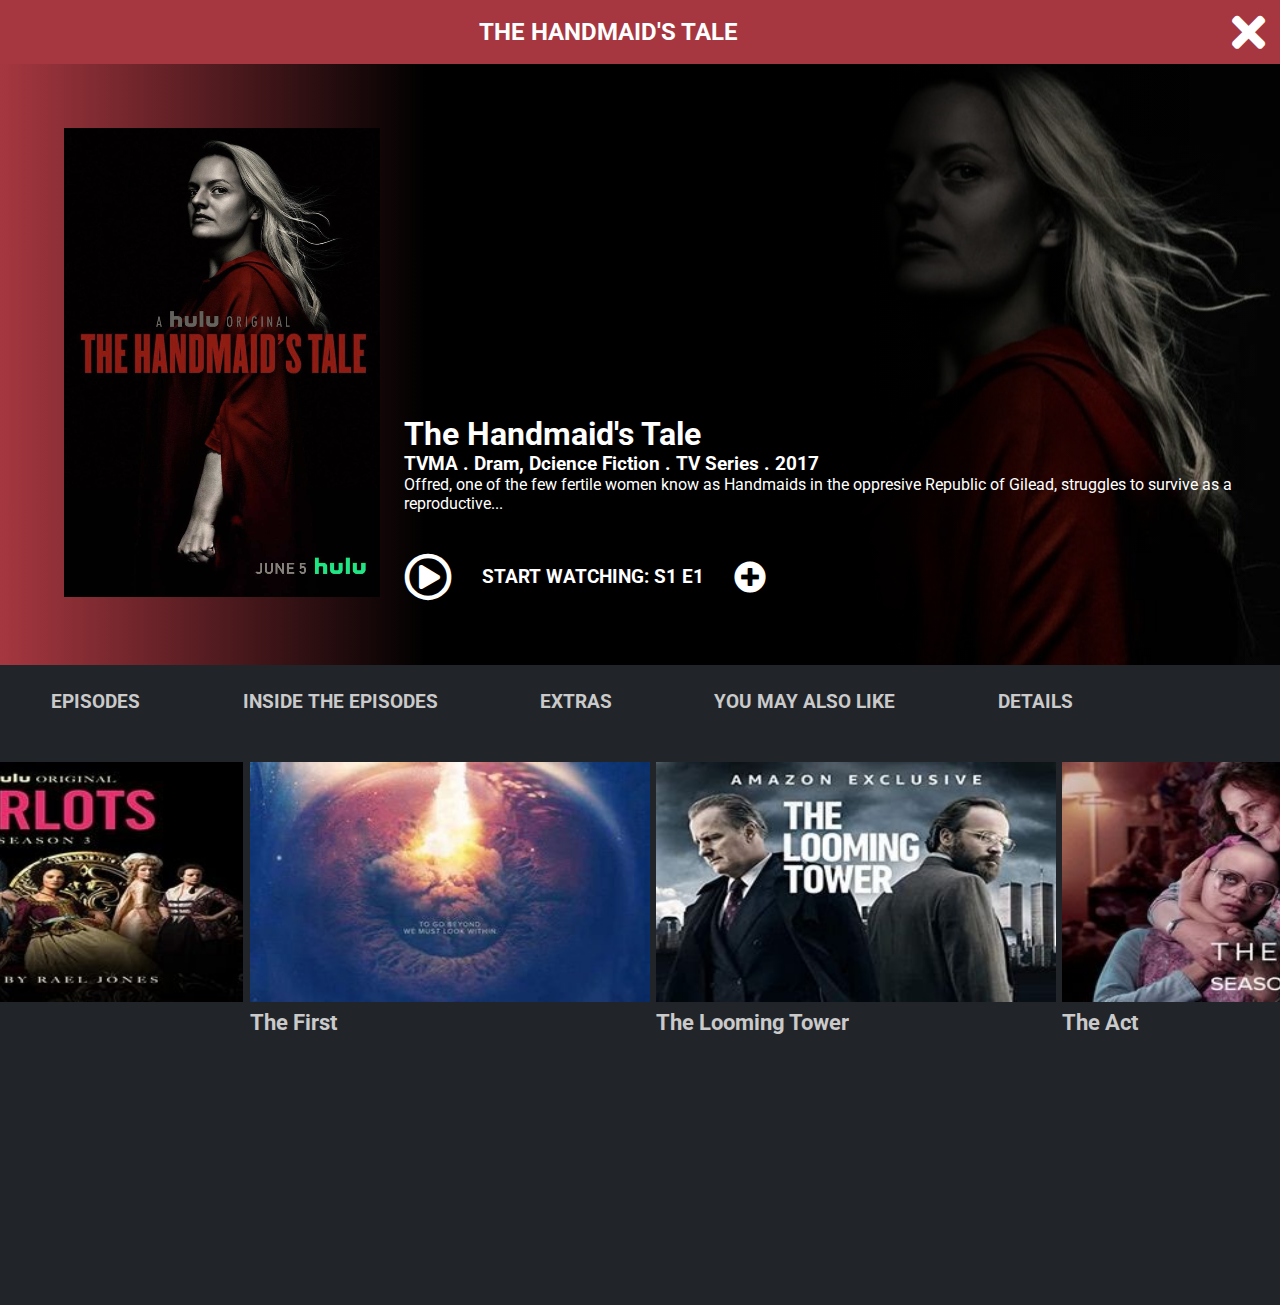
<file: index.html>
<!DOCTYPE html>
<html lang="en">
<head>
    <meta charset="UTF-8">
    <meta http-equiv="X-UA-Compatible" content="IE=edge">
    <meta name="viewport" content="width=device-width, initial-scale=1.0">
    <link rel="stylesheet" href="style.css">
    <link rel="preconnect" href="https://fonts.googleapis.com">
    <link rel="preconnect" href="https://fonts.gstatic.com" crossorigin>
    <link href="https://fonts.googleapis.com/css2?family=Roboto:wght@100;400;500&display=swap" rel="stylesheet">
    <link href="fontawesome-free-5.15.4-web/css/all.css" rel="stylesheet">
    <title>Document</title>
</head>
<body>
    <header>
        <div class="bandeau">
            <h2>THE HANDMAID'S TALE</h2><i class="fas fa-times fa-3x"></i>
        </div>
        <div class="img_chiante">
        <div class="container">
            <div><img src="cover.png"></div>
            <div class="txt-cover">
                <div>
                    <h1>The Handmaid's Tale</h1>
                </div>
                <div class="para">
                    <h3>TVMA . Dram, Dcience Fiction . TV Series . 2017 </h3>
                    <p>Offred, one of the few fertile women know as Handmaids in the oppresive Republic of Gilead, struggles
                        to survive as a reproductive...</p>
                </div>
                <div class="strt">
                    <div>
                        <i class="far fa-play-circle fa-3x"></i>
                    </div>
                    <div class="strt_watch">
                        <h3>START WATCHING: S1 E1</h3>
                    </div>
                    <div>
                        <i class="fas fa-plus-circle fa-2x"></i>
                    </div>
                </div>
            </div>
        </div>
        </div>
    </header>
    <main>
        <div id="selection">
            <h3>EPISODES</h3>
            <h3>INSIDE THE EPISODES</h3>
            <h3>EXTRAS</h3>
            <h3>YOU MAY ALSO LIKE</h3>
            <h3>DETAILS</h3>
        </div>
        <div id="ctrl-affiche">
            <div class="affiche">
                <div class="photo1"><img src="harlots.jpg" alt="">
                    <h4>Harlots</h4>
                </div>
                <div class="photo2"><img src="/9895026.jpg" alt="">
                    <h4>The First</h4>
                </div>
                <div class="photo3"><img src="loomingtower.jpg" alt="">
                    <h4>The Looming Tower</h4>
                </div>
                <div class="photo4"><img src="theact.jpg" alt="">
                    <h4>The Act</h4>
                </div>
            </div>
        </div>
    </main>

    
</body>
</html>
</file>
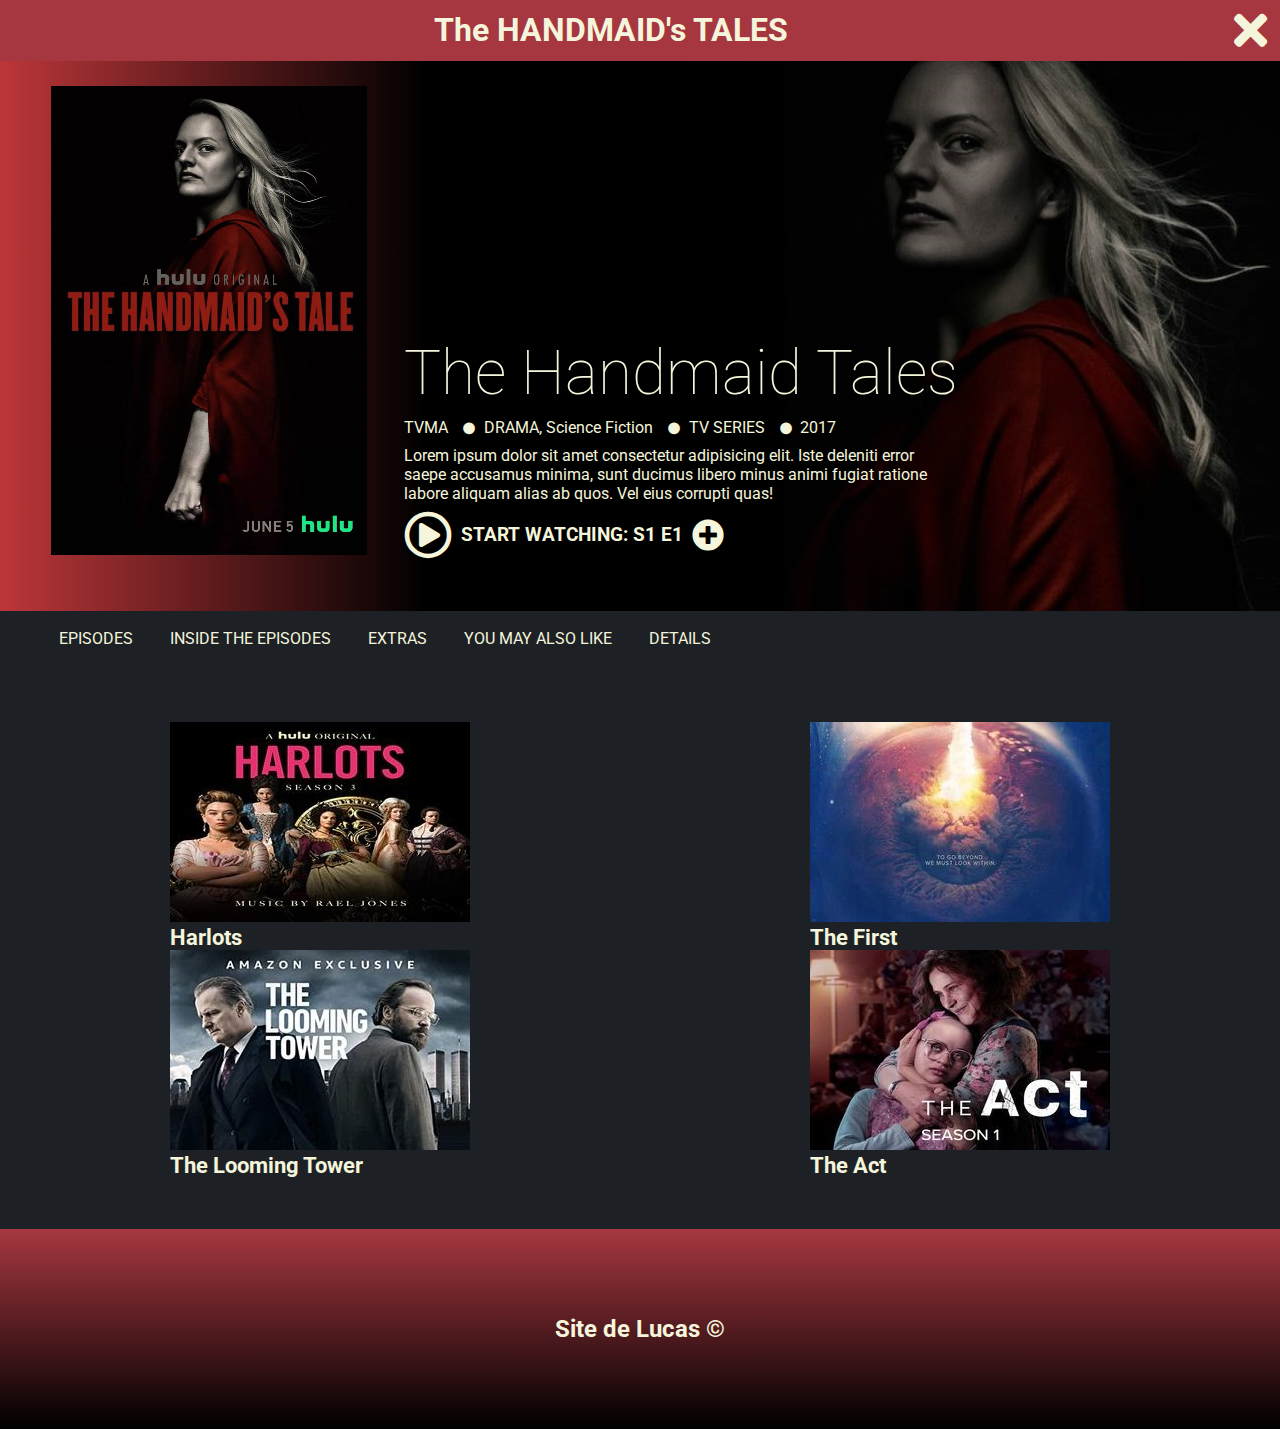
<file: hulu.html>
<!DOCTYPE html>
<html lang="en">
<head>
    <meta charset="UTF-8">
    <meta http-equiv="X-UA-Compatible" content="IE=edge">
    <meta name="viewport" content="width=device-width, initial-scale=1.0">
    <link href="fontawesome-free-5.15.4-web/css/all.css" rel="stylesheet">
    <link href="https://fonts.googleapis.com/css2?family=Roboto:wght@100;400;500&display=swap" rel="stylesheet">
    <title>Document</title>
    <link rel="stylesheet" href="style_2.css">
</head>
<body>
    <div id="contenu">
            <header>
                <div id="tete">
                    <div class="title">
                        <h1>The HANDMAID's TALES</h1>
                    </div>
                    <div class="close">
                        <!--<img src="" alt="croix">-->
                        <i class="fas fa-times fa-3x"></i>
                    </div>
                </div>
            </header>
            <main>
                <div class="imgz">
                <div id="presentation">
                    <div class="div_cover">
                        <img src="cover.png">
                    </div>
                    <div class="handmaid_title">
                        <div class="title_2">
                            <h2>The Handmaid Tales</h2>
                        </div>
                        <div class="genre">
                            <ul>
                                <li>TVMA</li>
                                <div class="point"><i class="fas fa-circle fa-xs"></i></div>
                                <li>DRAMA, Science Fiction</li>
                                <div class="point"><i class="fas fa-circle fa-xs"></i></div>
                                <li>TV SERIES</li>
                                <div class="point"><i class="fas fa-circle fa-xs"></i></div>
                                <li>2017</li>
                            </ul>
                        </div>
                        <div class="description">
                            Lorem ipsum dolor sit amet consectetur adipisicing elit. Iste deleniti error saepe accusamus minima,
                            sunt ducimus libero minus animi fugiat ratione labore aliquam alias ab quos. Vel eius corrupti quas!
                        </div>
                        <div class="bouton">
                            <div class="play">
                                <i class="far fa-play-circle fa-3x"></i>
                            </div>
                            <div class="episodes">
                                <h3>START WATCHING: S1 E1</h3>
                            </div>
                            <div class="ajouter">
                                <i class="fas fa-plus-circle fa-2x"></i>
                            </div>
                        </div>
                    </div>
                </div>
            </div>
            </main>
            <footer>
                <div class="description_bas">
                    <ul>
                        <li>EPISODES</li>
                        <li>INSIDE THE EPISODES</li>
                        <li>EXTRAS</li>
                        <li>YOU MAY ALSO LIKE</li>
                        <li>DETAILS</li>
                    </ul>
                </div>
                <div class="slider">
                    <div class="photo1"><img src="harlots.jpg" alt="">
                        <h4>Harlots</h4>
                    </div>
                    <div class="photo2"><img src="9895026.jpg" alt="">
                        <h4>The First</h4>
                    </div>
                    <div class="photo3"><img src="loomingtower.jpg" alt="">
                        <h4>The Looming Tower</h4>
                    </div>
                    <div class="photo4"><img src="theact.jpg" alt="">
                        <h4>The Act</h4>
                    </div>
                </div>
                <div class="foot_div">
                    <h2>Site de Lucas ©</h2>
                </div>


            </footer>
    </div>
</body>
</html>
</file>
<file: style.css>
*{
    margin: 0;
    padding: 0;
    font-family: 'roboto';
}

/* header */

header{
    width: 100vw;
    display: flex;
    flex-direction: column;
    color: white;
}

.img_chiante{
    width: 100%;
    background: url('handmaids_main-1280x720-1.jpg');
    background-repeat: no-repeat;
    background-position: right;
}

.bandeau{
    display: grid;
    width: 100%;
    flex-direction: row;
    justify-content: flex-end;
    grid-template-areas: "1 2";
    grid-template-columns: 95% 5%;
    grid-template-rows: 4em;
    background-color: #a63740;
}

.bandeau i{
    display: flex;
    justify-content: center;
    align-items: center;
    background-color: #a63740;
    grid: "2"
}

.bandeau h2{
    display: flex;
    justify-content: center;
    grid: 1;
    align-items: center;
}

.container{
    width: 95%;
    display: flex;
    flex-direction: row;
    padding: 5% 0 5% 5%;
    background: linear-gradient(90deg, #a63740 , black, black, rgba(0, 0, 0, 0.048));
}

.txt-cover{
    padding-left: 2%;
    display: flex;
    flex-direction: column;
    align-items: flex-start;
    align-content: flex-end;
    align-self: flex-end;
} 

.para{
    display: flex;
    height: 100px;
    flex-direction: column;
    align-items: flex-start;
}

.txt-cover h3{
    display: flex;
    align-items: flex-end;
    justify-content: space-evenly;
    text-align: center;
}

.strt{
    display: flex;
    justify-content: space-around;
    align-items: center;
}

.strt_watch{
    padding-left: 30px;
    padding-right: 30px;
}
/* main part */

main{
    background-color: #21252A;
    color: rgb(202, 202, 202);
    width: 100vw;
    height: 50vw;
}

#selection{
    display: flex;
    flex-direction: row;
    height: 30px;
}

#selection h3{
    padding: 2% 4% 1% 4%;
}

#selection h3:hover{
    border-bottom: solid #cacaca 5px;
}

.affiche{
    display: flex;
    flex-direction: row;
}

[class*="photo"]{
    padding: 0.2%;
}

.affiche img{
    width: 25rem;
    height: 15rem;
    padding-bottom: 1%;
}

.affiche h4{
    font-size: 22px;
}

#ctrl-affiche{
    display: flex;
    justify-content: center;
    padding: 5%;
}
</file>
<file: style_2.css>
*{
    margin:0;
    color: beige;
    font-family: 'roboto';
    transition: all 250ms ease-in-out;
}
/*fin general*/

/*header*/
header{
    background-color:  #A63740;
}

#tete{
    display: flex;
}
.title{
    flex:1;
    display: flex;
    text-align: center;
    align-items: center;
    justify-content: center;
}

.title_2>h2{
    font-size: 62px;
    font-weight: lighter;
}

.close{
    padding: 0.5% 1% 0.5% 1%;
}
/*fin header*/

/*main*/
main{
    /*background-color:#ff0008;*/
    background: black;
}

.imgz{
    background: url('handmaids_main-1280x720-1.jpg');
    background-repeat: no-repeat;
    background-position: right;
}

.div_cover{
    padding-right: 3%;
}

#presentation{
    display: flex;
    flex-direction: row;
    padding: 2% 0 4% 4% ;
    background: linear-gradient(90deg, #bc3639, black, #010101a4 , #00000023);
}

.handmaid_title{
    display: flex;
    flex-direction: column;
    align-self: flex-end;
    justify-content: space-around;
}

.title_2{
    padding-bottom: 1%;
}

.genre{
    padding-bottom: 1%;
}

.point{
    padding-right: 1%;
}

.genre ul{
    display: flex;
    flex-direction: row;
    justify-content: flex-start;
    padding: 0;
}

.genre ul li{
    list-style: none;
    display: flex;
    padding-right: 15px;
}

.description{
    display: flex;
    text-justify:newspaper;
    padding-bottom: 1%;
    width: 60%;
}

.bouton{
    display: flex;
    flex-direction: row;
    justify-content: flex-start;
}

.ajouter{
    display: flex;
    justify-content: center;
    align-items: center;
}

.play{
    padding-right: 1%;
}

.episodes{
    display: flex;
    justify-content: center;
    align-items: center;
    padding-right: 1%;
    flex-direction: row;
    text-align: center;
}


/*fin main*/

/*Footer*/
footer{
    background-color: #1D2126;
}

.description_bas>ul{
    display: flex;
    flex-direction: row;

}

.description_bas>ul li{
    list-style: none;
    padding: 1.5%;
    border-bottom: 4px solid #1D2126 ;
    font-weight: 22px;
}

.description_bas>ul li:hover{
    border-bottom: solid rgb(255, 253, 253) 4px ;
}

.slider{
    display: flex;
    flex-direction: row;
    justify-content: center;
    padding-top: 4%;
    padding-bottom: 4%;
}

.slider img{
    width: 100%;
    height: 100%;
}

.slider h4{
    font-size: 22px;
    padding-top: 1%;
}

[class^="pho"]{
    padding-right: 1%;
    width: 25%;
}

.foot_div{
    width: inherit;
    background: linear-gradient(180deg,#A63740 , black);
    display: flex;
    justify-content: center;
    align-items: center;
    height: 200px;
}

@media only screen and (max-width: 1300px) {
    .slider{
        display: grid;
        justify-content: center;
        grid-template-areas: 
        "1 2"
        "3 4";
        grid-template-columns: 1fr 1fr;
        grid-template-rows: 1fr 1fr;
         }

    .photo1{ 
        grid-area: "1";
        display: grid;
        justify-content: center;
        width: 100%;
    }
    .photo2{ grid-area: "2";
        display: grid;
        justify-content: center;
        width: 100%;
    }
    .photo3{ grid-area: "3";
        display: grid;
        justify-content: center;
        width: 100%;
    }
    .photo4{ grid-area: "4";
        display: grid;
        justify-content: center;
        width: 100%;
    }
    

}


@media only screen and (max-width: 950px) {

    #presentation{
        display: flex;
        flex-direction: column;
        padding: 5%;
        background: linear-gradient(180deg, #bc3639, black 45%, rgba(0, 0, 0, 0.123));
    }

    .div_cover{
        display: flex;
        justify-content: center;
    }

    .handmaid_title{
        display: flex;
        flex-direction: column;
        align-self: flex-end;
        justify-content: space-around;
        padding: 5%;
    }

    .title_2>h2{
        font-size: 52px;
        font-weight: lighter;
    }

    .description{
        display: flex;
        justify-content: center;
        text-align: center;
        width: 100%;
        }

    .title_2{
        display: flex;
        justify-content: center;
        padding: 5% 0 5% 0;
    }

    .genre{
        display: flex;
        justify-content: center;
        padding-bottom: 5%;
    }

    .bouton{
        display: flex;
        flex-direction: row;
        justify-content: center;
        padding-top: 5%;
    }

    .description_bas>ul{
        display: flex;
        flex-direction: column;
        text-align: center;
        padding-left: 0;
    }

    .slider{
        display: flex;
        flex-direction: column;
        justify-content: center;
        align-items: center;
        padding-top: 4%;
        padding-bottom: 4%;
    }

    .slider img{
        width: 400px;
        height: 200px;
        background-position: center;
    }
    
    .slider h4{
        font-size: 22px;
        padding-top: 1%;
    }

    [class*="photo"]{
        padding-bottom: 5%;
        background-position: center;
        width: 100%;
    }

    .imgz{
        background: unset;
    }
}
</file>
